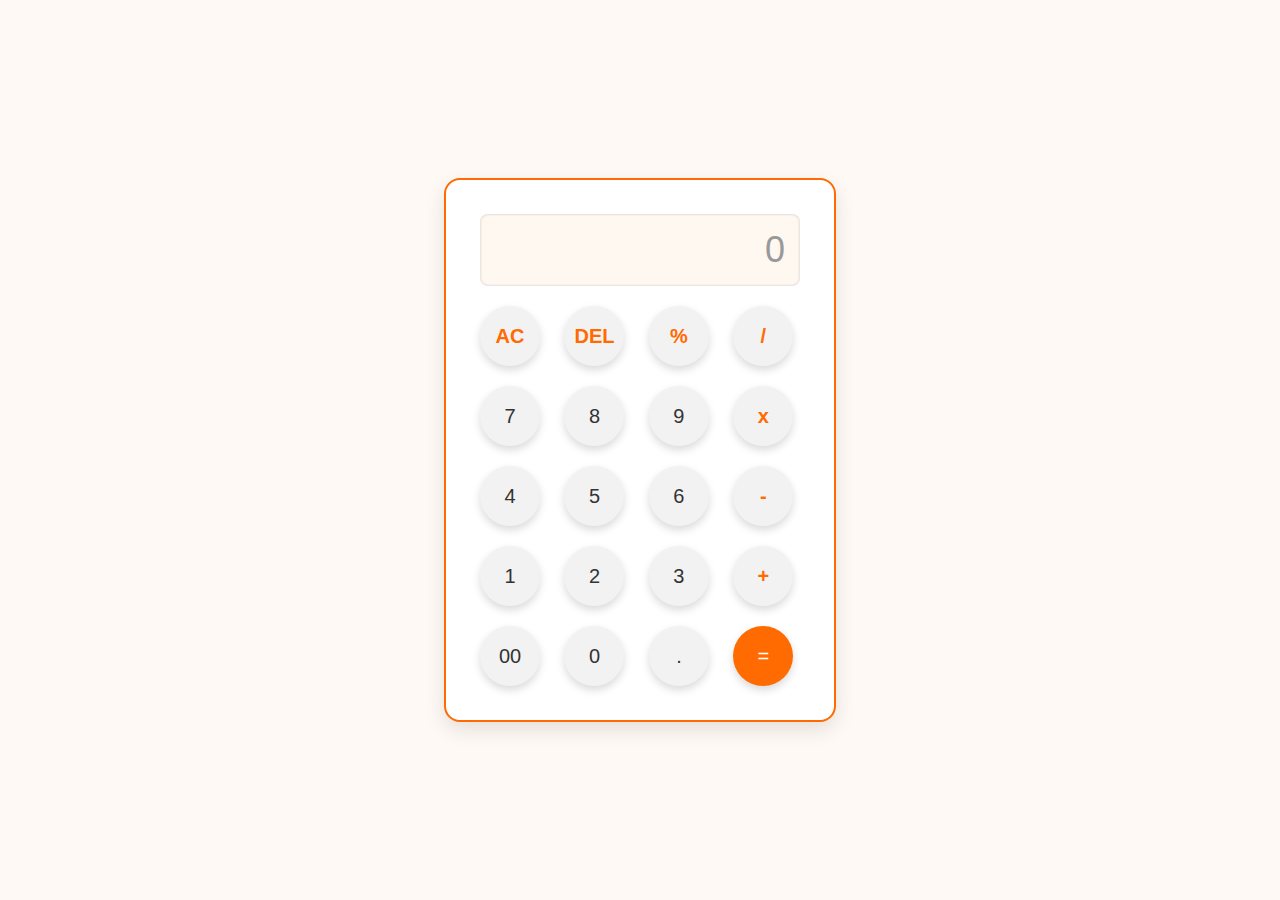
<file: index.html>
<!DOCTYPE html>
<html lang="en">
<head>
  <meta charset="UTF-8">
  <meta name="viewport" content="width=device-width, initial-scale=1.0">
  <title>Calculator</title>
</head>
<body>
   <div class="calculator">
    <input type="text" placeholder="0" id="inputbox">
    <div>
      <button class="operator">AC</button>
      <button class="operator">DEL</button>
      <button class="operator">%</button>
      <button class="operator">/</button>
    </div>
    <div>
      <button>7</button>
      <button>8</button>
      <button>9</button>
      <button class="operator">x</button>
    </div>
    <div>
      <button>4</button>
      <button>5</button>
      <button>6</button>
      <button class="operator">-</button>
    </div>
    <div>
      <button>1</button>
      <button>2</button>
      <button>3</button>
      <button class="operator">+</button>
    </div>
    <div>
      <button>00</button>
      <button>0</button>
      <button>.</button>
      <button class="equalbtn">=</button>
    </div>
   </div>


   <style>
  * {
    margin: 0;
    padding: 0;
    box-sizing: border-box;
    font-family: 'Segoe UI', sans-serif;
  }

  body {
    width: 100%;
    height: 100vh;
    display: flex;
    justify-content: center;
    align-items: center;
    background-color: #fef9f5; /* soft cream background */
  }

  .calculator {
    border: 2px solid #ff6b00; /* orange border */
    padding: 24px;
    border-radius: 16px;
    background-color: #ffffff;
    box-shadow: 0px 8px 20px rgba(0, 0, 0, 0.1);
  }

  input {
    width: 320px;
    border: none;
    padding: 15px;
    margin: 10px;
    box-shadow: inset 0px 0px 3px rgba(0, 0, 0, 0.2);
    border-radius: 8px;
    background: #fff8f1;
    font-size: 36px;
    text-align: right;
    color: #333333;
    outline: none;
  }

  input::placeholder {
    color: #999999;
  }

  button {
    border: none;
    width: 60px;
    height: 60px;
    margin: 10px;
    border-radius: 50%;
    box-shadow: 0 4px 8px rgba(0, 0, 0, 0.15);
    font-size: 20px;
    background-color: #f2f2f2;
    color: #333;
    transition: 0.2s ease;
    cursor: pointer;
  }

  button:hover {
    background-color: #eaeaea;
  }

  .equalbtn {
    background-color: #ff6b00;
    color: white;
  }

  .equalbtn:hover {
    background-color: #e55c00;
  }

  .operator {
    color: #ff6b00;
    font-weight: bold;
  }
</style>


   <script>
    let input = document.getElementById('inputbox');
    let buttons = document.querySelectorAll('button');
    let string = "";
    let arr = Array.from(buttons);
    arr.forEach(button => {
      button.addEventListener('click', (e) =>{
        if(e.target.innerHTML == '='){
          string = eval(string);
          input.value = string;
        }

        else if(e.target.innerHTML == 'AC'){
          string="";
          input.value=string;
        }

        else if(e.target.innerHTML == 'DEL'){
          string=string.substring(0,string.length-1);
          input.value=string;
        }

        else{
        string += e.target.innerHTML;
        input.value = string;
        }
      })
    })
   </script>
</body>
</html>
</file>
